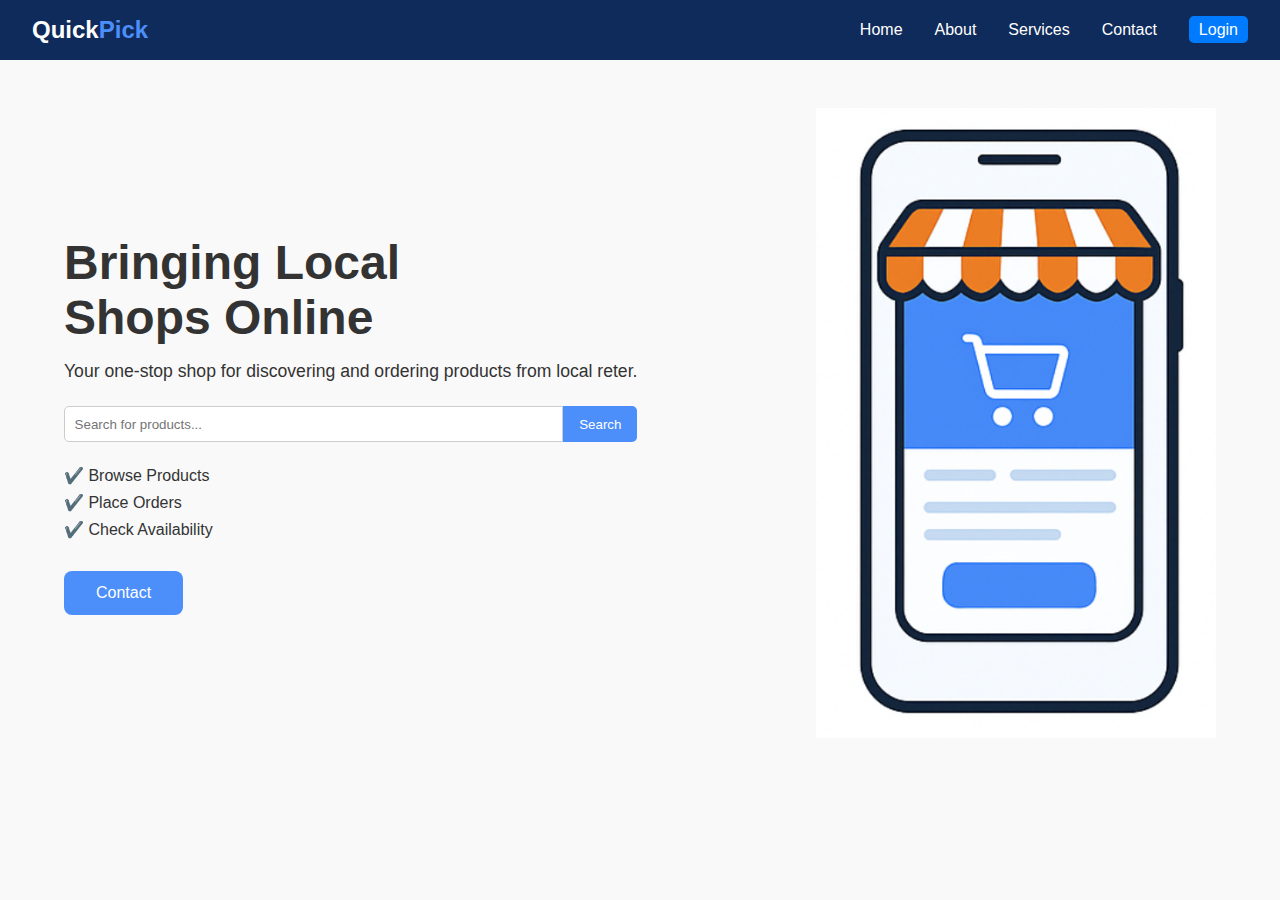
<file: index.html>
<!DOCTYPE html>
<html lang="en">
<head>
  <meta charset="UTF-8" />
  <meta name="viewport" content="width=device-width, initial-scale=1.0"/>
  <title>QuickPick</title>
  <link rel="stylesheet" href="style.css" />
</head>
<body>
  <nav class="navbar">
    <div class="logo">Quick<span>Pick</span></div>
    <ul class="nav-links">
      <li><a href="index.html">Home</a></li>
      <li><a href="about.html">About</a></li>
      <li><a href="services.html">Services</a></li>
      <li><a href="contact.html">Contact</a></li>
      <li><a href="#" class="login-btn" onclick="showModal()">Login</a></li>

    </ul>
  </nav>

  <header class="hero">
    <div class="hero-text">
      <h1>Bringing Local<br>Shops Online</h1>
      <p>Your one-stop shop for discovering and ordering products from local <span class="error">reter</span>.</p>

      <div class="search-box">
        <input type="text" id="searchInput" placeholder="Search for products..."/>
        <button onclick="handleSearch()">Search</button>
      </div>
      <ul id="searchResults"></ul>

      <ul class="features">
        <li>✔️ Browse Products</li>
        <li>✔️ Place Orders</li>
        <li>✔️ Check Availability</li>
      </ul>

      <button class="contact-btn">Contact</button>
    </div>

    <div class="hero-img">
      <img src="abc.png" alt="App Illustration" />
    </div>
  </header>

  <!-- Add inside <body> just before the <script> tag -->
<div id="roleModal" class="modal">
  <div class="modal-content">
    <h2>Select Login Type</h2>
    <button onclick="redirectTo('shopkeeper')">Shopkeeper</button>
    <button onclick="redirectTo('customer')">Customer</button>
  </div>
</div>

  <script src="script.js"></script>
</body>
</html>
</file>
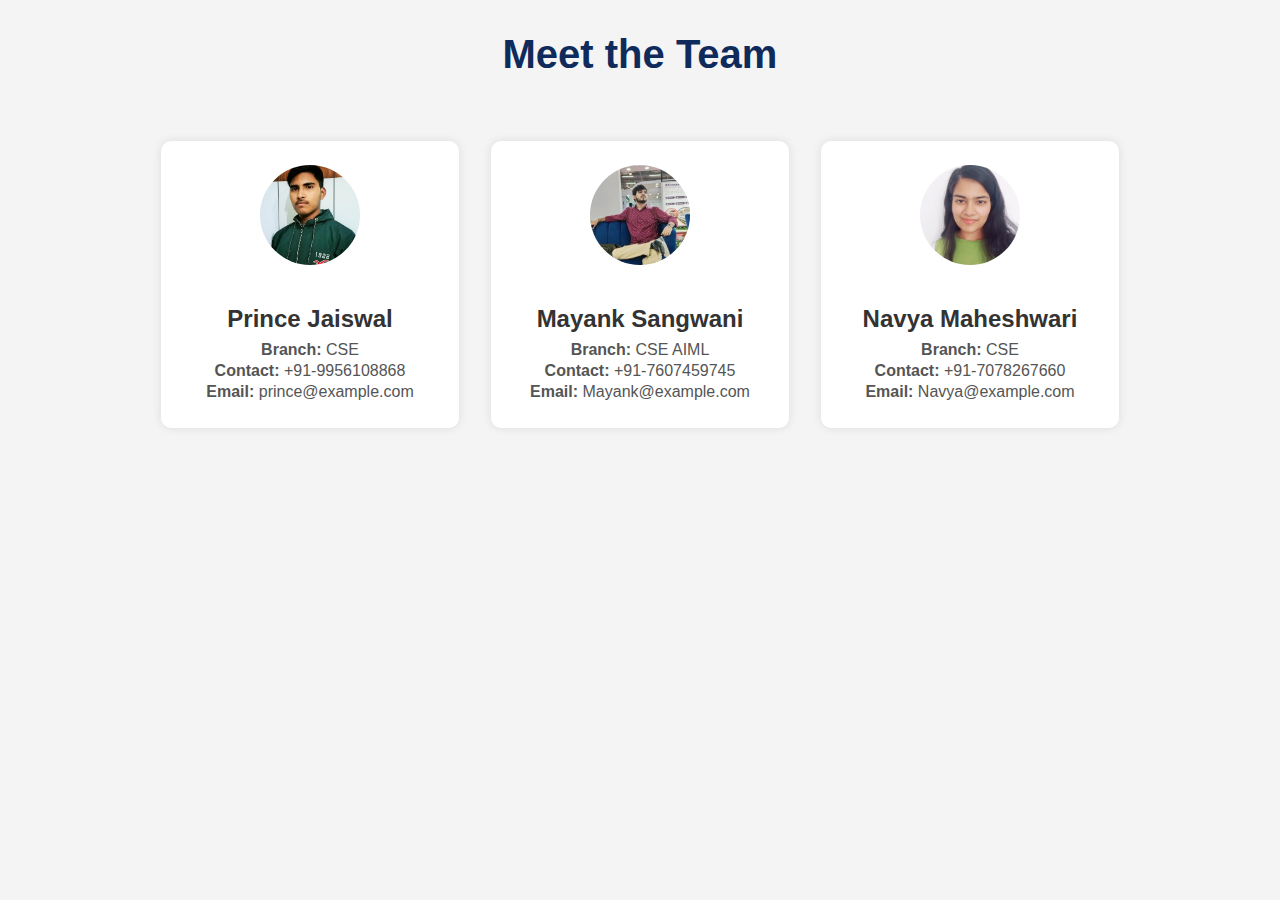
<file: contact.html>
<!DOCTYPE html>
<html lang="en">
<head>
  <meta charset="UTF-8" />
  <meta name="viewport" content="width=device-width, initial-scale=1.0"/>
  <title>Contact Us</title>
  <link rel="stylesheet" href="contact.css" />
</head>
<body>
  <h1 class="heading">Meet the Team</h1>

  <div class="team-container">
    <!-- Member 1 -->
    <div class="member-card">
      <img src="prince.jpg" alt="Prince Jaiswal">
      <h2>Prince Jaiswal</h2>
      <p><strong>Branch:</strong> CSE</p>
      <p><strong>Contact:</strong> +91-9956108868</p>
      <p><strong>Email:</strong> prince@example.com</p>
    </div>

    <!-- Member 2 -->
    <div class="member-card">
      <img src="mayank.png" alt="Member 2">
      <h2>Mayank Sangwani</h2>
      <p><strong>Branch:</strong> CSE AIML</p>
      <p><strong>Contact:</strong> +91-7607459745</p>
      <p><strong>Email:</strong> Mayank@example.com</p>
    </div>

    <!-- Member 3 -->
    <div class="member-card">
      <img src="navya.jpg" alt="Member 3">
      <h2>Navya Maheshwari</h2>
      <p><strong>Branch:</strong> CSE</p>
      <p><strong>Contact:</strong> +91-7078267660</p>
      <p><strong>Email:</strong> Navya@example.com</p>
    </div>
  </div>
</body>
</html>
</file>
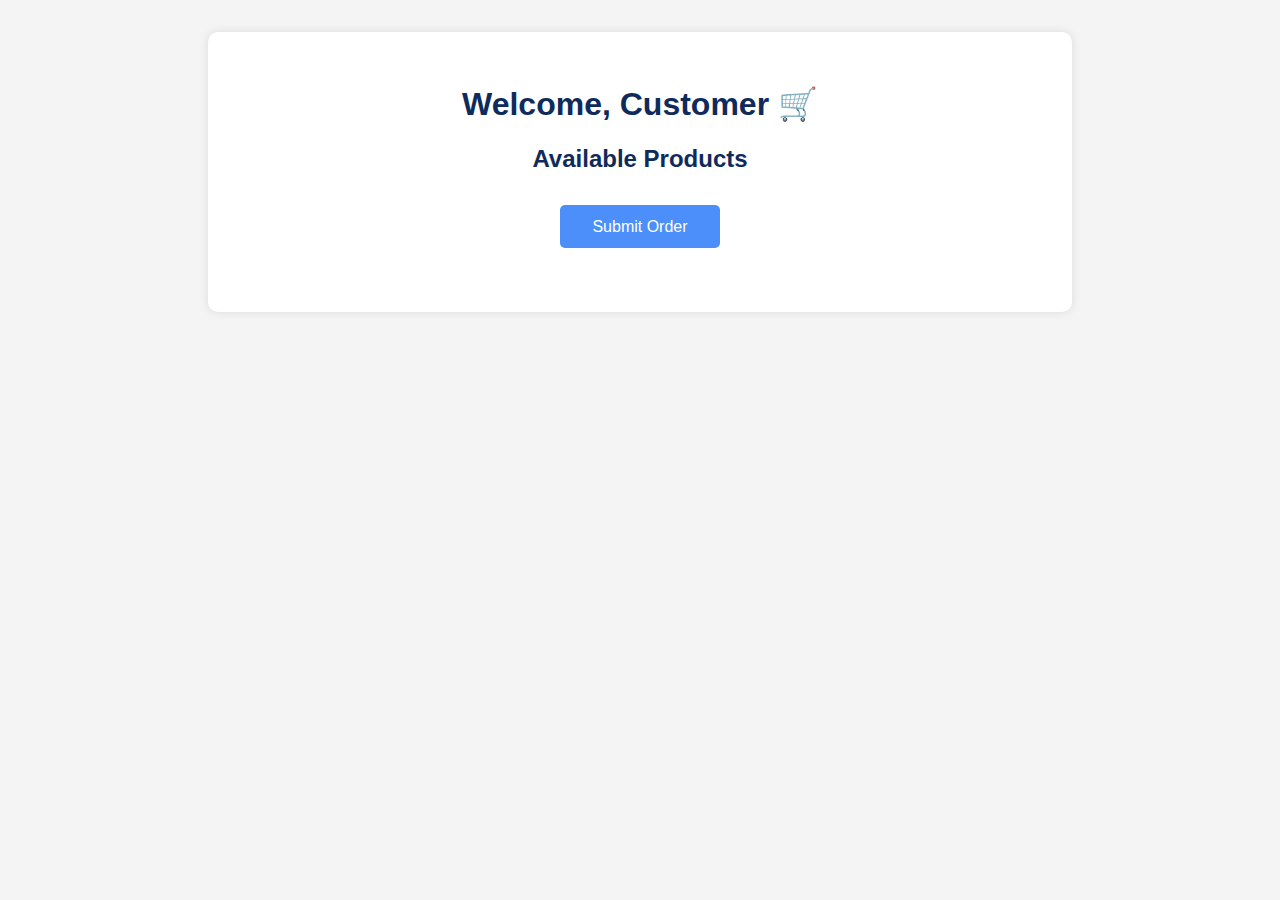
<file: customer.html>
<!DOCTYPE html>
<html lang="en">
<head>
  <meta charset="UTF-8" />
  <meta name="viewport" content="width=device-width, initial-scale=1.0"/>
  <title>Customer Page</title>
  <link rel="stylesheet" href="customer.css" />
</head>
<body>
  <div class="container">
    <h1>Welcome, Customer 🛒</h1>

    <h2>Available Products</h2>
    <ul id="availableProducts" class="product-list"></ul>

    <button onclick="submitOrder()">Submit Order</button>
  </div>

  <script src="customer.js"></script>
</body>
</html>
</file>
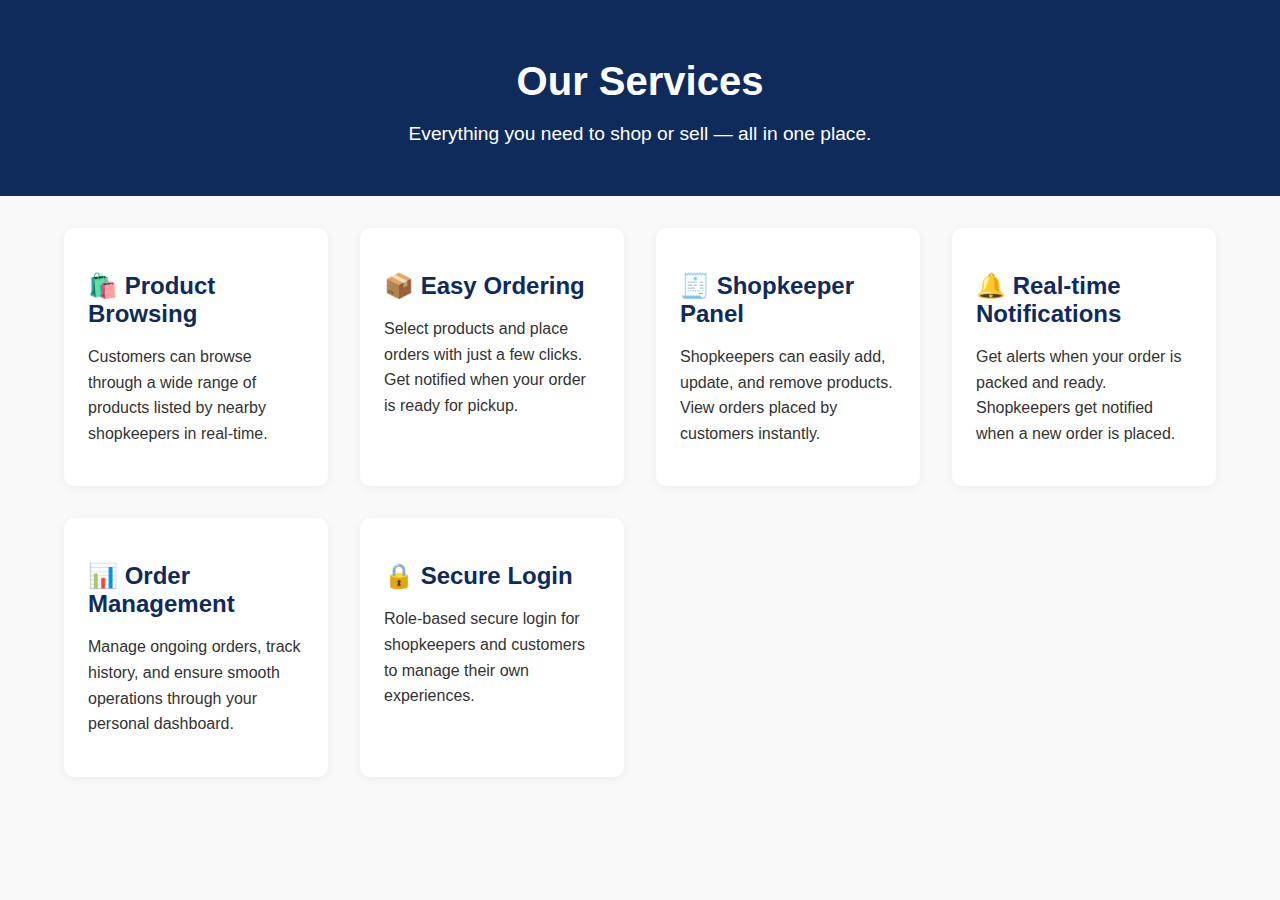
<file: services.html>
<!DOCTYPE html>
<html lang="en">
<head>
  <meta charset="UTF-8" />
  <meta name="viewport" content="width=device-width, initial-scale=1.0"/>
  <title>Our Services - ShopFast</title>
  <link rel="stylesheet" href="services.css" />
</head>
<body>
  <header class="services-header">
    <h1>Our Services</h1>
    <p>Everything you need to shop or sell — all in one place.</p>
  </header>

  <section class="services-section">
    <div class="service-card">
      <h2>🛍️ Product Browsing</h2>
      <p>Customers can browse through a wide range of products listed by nearby shopkeepers in real-time.</p>
    </div>

    <div class="service-card">
      <h2>📦 Easy Ordering</h2>
      <p>Select products and place orders with just a few clicks. Get notified when your order is ready for pickup.</p>
    </div>

    <div class="service-card">
      <h2>🧾 Shopkeeper Panel</h2>
      <p>Shopkeepers can easily add, update, and remove products. View orders placed by customers instantly.</p>
    </div>

    <div class="service-card">
      <h2>🔔 Real-time Notifications</h2>
      <p>Get alerts when your order is packed and ready. Shopkeepers get notified when a new order is placed.</p>
    </div>

    <div class="service-card">
      <h2>📊 Order Management</h2>
      <p>Manage ongoing orders, track history, and ensure smooth operations through your personal dashboard.</p>
    </div>

    <div class="service-card">
      <h2>🔒 Secure Login</h2>
      <p>Role-based secure login for shopkeepers and customers to manage their own experiences.</p>
    </div>
  </section>
</body>
</html>
</file>
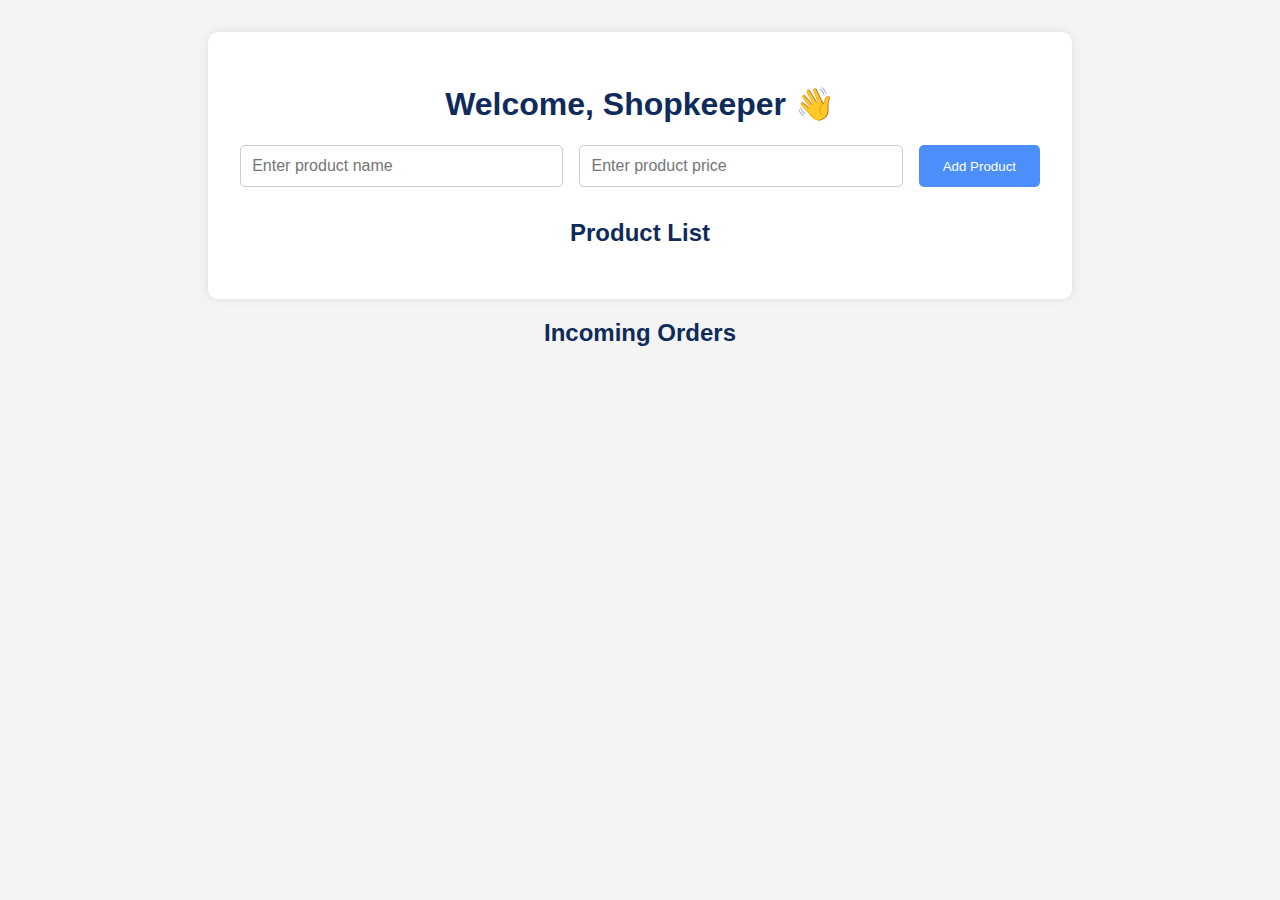
<file: shopkeeper.html>
<!DOCTYPE html>
<html lang="en">
<head>
  <meta charset="UTF-8" />
  <meta name="viewport" content="width=device-width, initial-scale=1.0"/>
  <title>Shopkeeper Dashboard</title>
  <link rel="stylesheet" href="shopkeeper.css" />
</head>
<body>
  <div class="container">
    <h1>Welcome, Shopkeeper 👋</h1>

    <div class="form-container">
      <input type="text" id="productName" placeholder="Enter product name" />
      <input type="text" id="productPrice" placeholder="Enter product price" />
      <button onclick="addProduct()">Add Product</button>
    </div>

    <h2>Product List</h2>
    <ul id="productList" class="product-list"></ul>
  </div>

  <h2>Incoming Orders</h2>
<ul id="orderList" class="product-list"></ul>

<script>
  function loadCustomerOrder() {
    const orderList = document.getElementById("orderList");
    const data = localStorage.getItem("customerOrder");
    if (!data) return;

    const orders = JSON.parse(data);
    orderList.innerHTML = "";
    orders.forEach(item => {
      const li = document.createElement("li");
      li.textContent = `${item.name} - ₹${item.price}`;
      orderList.appendChild(li);
    });
  }

  loadCustomerOrder();
</script>
<script>
    function addProduct() {
      const name = document.getElementById("productName").value;
      const price = document.getElementById("productPrice").value;
  
      if (!name || !price) {
        alert("Please enter both product name and price.");
        return;
      }
  
      const product = { name, price };
      let products = JSON.parse(localStorage.getItem("products")) || [];
      products.push(product);
      localStorage.setItem("products", JSON.stringify(products));
  
      document.getElementById("productName").value = "";
      document.getElementById("productPrice").value = "";
  
      renderProductList();
    }
  
    function renderProductList() {
      const productList = document.getElementById("productList");
      productList.innerHTML = "";
      const products = JSON.parse(localStorage.getItem("products")) || [];
  
      products.forEach((product, index) => {
        const li = document.createElement("li");
        li.innerHTML = `
          ${product.name} - ₹${product.price}
          <button onclick="removeProduct(${index})">Remove</button>
        `;
        productList.appendChild(li);
      });
    }
  
    function removeProduct(index) {
      let products = JSON.parse(localStorage.getItem("products")) || [];
      products.splice(index, 1);
      localStorage.setItem("products", JSON.stringify(products));
      renderProductList();
    }
  
    window.onload = renderProductList;
  </script>
  <!-- <h2>Customer Orders</h2> -->
  <ul id="orderList"></ul>
  
  <script>
    function loadCustomerOrders() {
      const orderList = document.getElementById("orderList");
      const allOrders = JSON.parse(localStorage.getItem("customerOrders")) || [];
  
      orderList.innerHTML = "";
      allOrders.forEach((order, idx) => {
        const li = document.createElement("li");
        li.innerHTML = `<strong>Order #${idx + 1}</strong><ul>` +
          order.map(item => `<li>${item.name} - ₹${item.price}</li>`).join("") +
          "</ul>";
        orderList.appendChild(li);
      });
    }
  
    loadCustomerOrders();
  </script>
  

  <script src="shopkeeper.js"></script>
</body>
</html>
</file>
<file: style.css>
* {
    margin: 0;
    padding: 0;
    box-sizing: border-box;
  }
  
  body {
    font-family: 'Segoe UI', Tahoma, Geneva, Verdana, sans-serif;
    background-color: #f9f9f9;
    color: #333;
  }
  
  .navbar {
    display: flex;
    justify-content: space-between;
    align-items: center;
    background-color: #0f2b5b;
    padding: 1rem 2rem;
    color: white;
  }
  
  .logo {
    font-size: 1.5rem;
    font-weight: bold;
  }
  
  .logo span {
    color: #4c8ffb;
  }
  
  .nav-links {
    list-style: none;
    display: flex;
    gap: 2rem;
  }
  
  .nav-links a {
    color: white;
    text-decoration: none;
    font-weight: 500;
  }
  
  .hero {
    display: flex;
    justify-content: space-between;
    padding: 3rem 5%;
    align-items: center;
  }
  
  .hero-text {
    max-width: 50%;
  }
  
  .hero-text h1 {
    font-size: 3rem;
    margin-bottom: 1rem;
  }
  
  .hero-text p {
    font-size: 1.1rem;
    margin-bottom: 1.5rem;
  }
  
  .search-box {
    display: flex;
    margin-bottom: 1.5rem;
  }
  
  .search-box input {
    padding: 0.6rem;
    border: 1px solid #ccc;
    border-radius: 5px 0 0 5px;
    flex: 1;
  }
  
  .search-box button {
    padding: 0.6rem 1rem;
    background-color: #4c8ffb;
    border: none;
    color: white;
    border-radius: 0 5px 5px 0;
    cursor: pointer;
  }
  
  .features {
    list-style: none;
    margin-bottom: 2rem;
  }
  
  .features li {
    margin: 0.5rem 0;
    font-size: 1rem;
    font-weight: 500;
  }
  
  .contact-btn {
    background-color: #4c8ffb;
    color: white;
    padding: 0.8rem 2rem;
    border: none;
    border-radius: 8px;
    cursor: pointer;
    font-size: 1rem;
  }
  
  .hero-img img {
    max-width: 400px;
    width: 300%;
  }

  .login-btn {
    background-color: #007bff;
    color: white;
    padding: 5px 10px;
    border-radius: 5px;
    text-decoration: none;
  }

  .login-btn:hover {
    background-color: #0056b3;
  }
  .modal {
    display: none;
    position: fixed;
    z-index: 1000;
    left: 0; top: 0;
    width: 100%; height: 100%;
    background: rgba(0, 0, 0, 0.5);
    justify-content: center;
    align-items: center;
  }
  
  .modal-content {
    background: white;
    padding: 2rem;
    border-radius: 10px;
    text-align: center;
  }
  
  .modal-content h2 {
    margin-bottom: 1rem;
  }
  
  .modal-content button {
    margin: 0.5rem;
    padding: 0.8rem 1.5rem;
    border: none;
    background-color: #007bff;
    color: white;
    border-radius: 8px;
    cursor: pointer;
    font-size: 1rem;
  }
  
  .modal-content button:hover {
    background-color: #0056b3;
  }
</file>
<file: contact.css>
body {
    font-family: 'Segoe UI', Tahoma, Geneva, Verdana, sans-serif;
    background-color: #f4f4f4;
    margin: 0;
    padding: 0;
    text-align: center;
  }
  
  .heading {
    margin: 2rem 0;
    font-size: 2.5rem;
    color: #0f2b5b;
  }
  
  .team-container {
    display: flex;
    flex-wrap: wrap;
    justify-content: center;
    gap: 2rem;
    padding: 2rem;
  }
  
  .member-card {
    background-color: white;
    border-radius: 10px;
    box-shadow: 0 0 10px rgba(0, 0, 0, 0.1);
    padding: 1.5rem;
    width: 250px;
    text-align: center;
  }
  
  .member-card img {
    width: 100px;
    height: 100px;
    object-fit: cover;
    border-radius: 50%;
    margin-bottom: 1rem;
  }
  
  .member-card h2 {
    margin-bottom: 0.5rem;
    color: #333;
  }
  
  .member-card p {
    margin: 0.2rem 0;
    color: #555;
  }
</file>
<file: customer.css>
body {
    font-family: 'Segoe UI', sans-serif;
    background-color: #f4f4f4;
    margin: 0;
    padding: 2rem;
  }
  
  .container {
    max-width: 800px;
    margin: auto;
    background: white;
    padding: 2rem;
    border-radius: 10px;
    box-shadow: 0 0 10px rgba(0,0,0,0.1);
  }
  
  h1, h2 {
    text-align: center;
    color: #0f2b5b;
  }
  
  .product-list {
    list-style: none;
    padding: 0;
  }
  
  .product-list li {
    display: flex;
    justify-content: space-between;
    padding: 0.8rem 1rem;
    background-color: #e6f0ff;
    margin: 0.5rem 0;
    border-radius: 5px;
    align-items: center;
  }
  
  .product-list input {
    transform: scale(1.3);
  }
  
  button {
    display: block;
    margin: 2rem auto;
    padding: 0.8rem 2rem;
    background-color: #4c8ffb;
    color: white;
    border: none;
    border-radius: 5px;
    font-size: 1rem;
    cursor: pointer;
  }
  
  button:hover {
    background-color: #0056b3;
  }
</file>
<file: services.css>
body {
    font-family: 'Segoe UI', Tahoma, Geneva, Verdana, sans-serif;
    margin: 0;
    padding: 0;
    background-color: #f9f9f9;
    color: #333;
  }
  
  .services-header {
    background-color: #0f2b5b;
    color: white;
    text-align: center;
    padding: 2rem 1rem;
  }
  
  .services-header h1 {
    font-size: 2.5rem;
    margin-bottom: 0.5rem;
  }
  
  .services-header p {
    font-size: 1.2rem;
  }
  
  .services-section {
    display: grid;
    grid-template-columns: repeat(auto-fit, minmax(250px, 1fr));
    gap: 2rem;
    padding: 2rem 5%;
    max-width: 1200px;
    margin: auto;
  }
  
  .service-card {
    background-color: white;
    padding: 1.5rem;
    border-radius: 10px;
    box-shadow: 0 2px 10px rgba(0, 0, 0, 0.05);
    transition: transform 0.2s;
  }
  
  .service-card:hover {
    transform: translateY(-5px);
  }
  
  .service-card h2 {
    color: #0f2b5b;
    margin-bottom: 1rem;
  }
  
  .service-card p {
    font-size: 1rem;
    line-height: 1.6;
  }
</file>
<file: shopkeeper.css>
body {
    font-family: 'Segoe UI', sans-serif;
    background-color: #f4f4f4;
    margin: 0;
    padding: 2rem;
  }
  
  .container {
    max-width: 800px;
    margin: auto;
    background: white;
    padding: 2rem;
    border-radius: 10px;
    box-shadow: 0 0 10px rgba(0,0,0,0.1);
  }
  
  h1, h2 {
    text-align: center;
    color: #0f2b5b;
  }
  
  .form-container {
    display: flex;
    gap: 1rem;
    margin-bottom: 2rem;
    flex-wrap: wrap;
    justify-content: center;
  }
  
  .form-container input {
    padding: 0.7rem;
    font-size: 1rem;
    border: 1px solid #ccc;
    border-radius: 5px;
    flex: 1 1 200px;
  }
  
  .form-container button {
    padding: 0.7rem 1.5rem;
    background-color: #4c8ffb;
    color: white;
    border: none;
    border-radius: 5px;
    cursor: pointer;
  }
  
  .form-container button:hover {
    background-color: #0056b3;
  }
  
  .product-list {
    list-style: none;
    padding: 0;
  }
  
  .product-list li {
    display: flex;
    justify-content: space-between;
    padding: 0.8rem 1rem;
    background-color: #e6f0ff;
    margin: 0.5rem 0;
    border-radius: 5px;
  }
  
  .product-list button {
    background-color: #ff4d4d;
    color: white;
    border: none;
    padding: 0.4rem 1rem;
    border-radius: 5px;
    cursor: pointer;
  }
  
  .product-list button:hover {
    background-color: #cc0000;
  }
</file>
